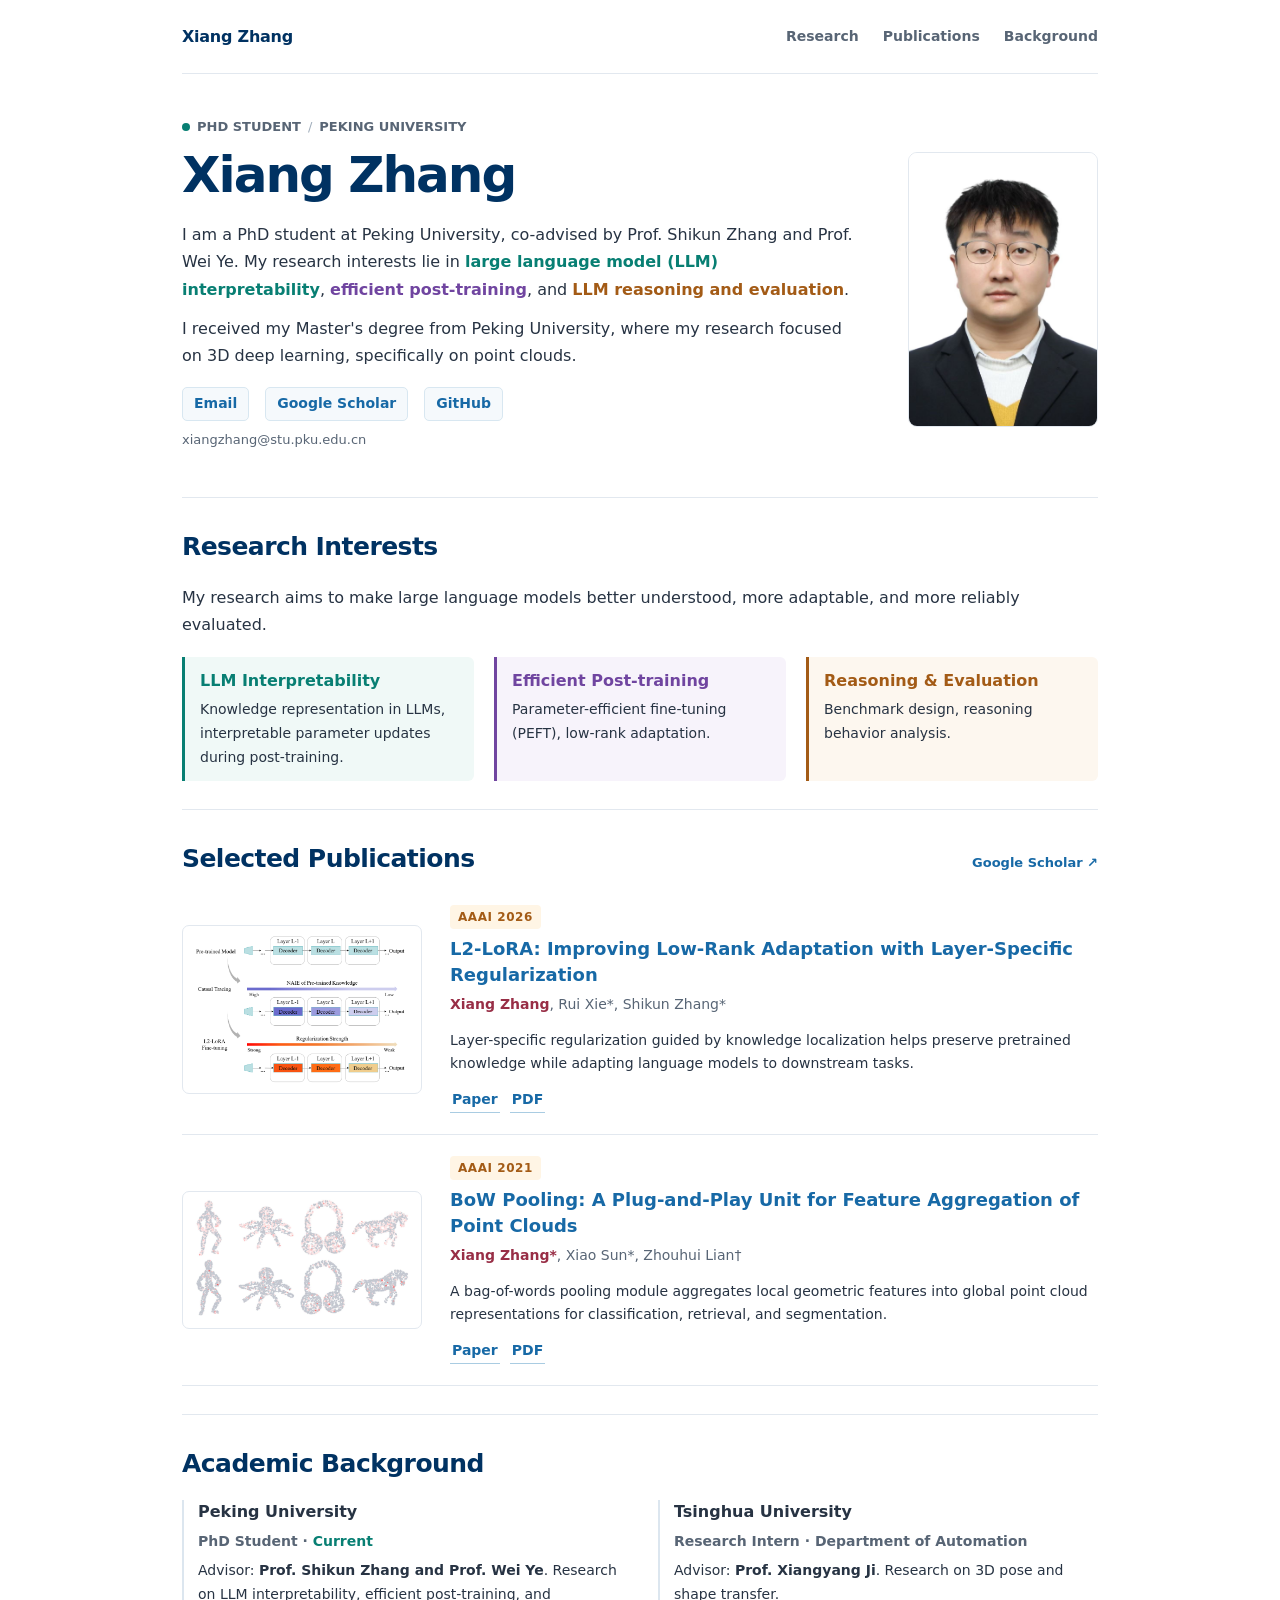
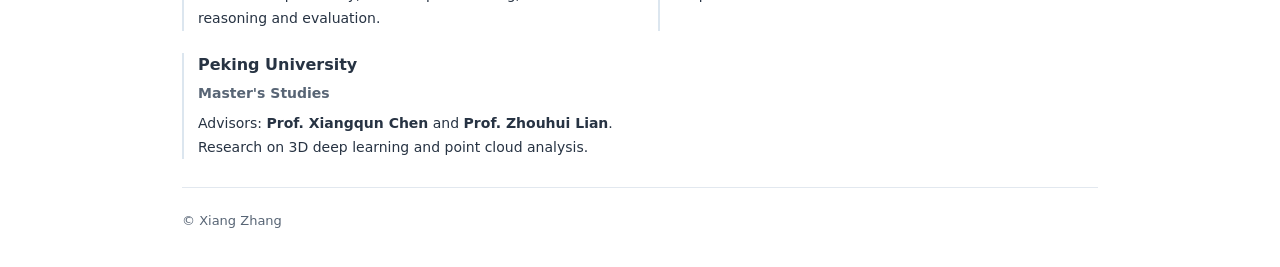
<file: index.html>
<!doctype html>
<html lang="en"><head><meta charset="utf-8"><meta name="viewport" content="width=device-width, initial-scale=1"><meta name="description" content="Xiang Zhang, PhD student at Peking University. Research in language model interpretability, efficient adaptation, reasoning and evaluation."><title>Xiang Zhang | Academic Homepage</title><link rel="stylesheet" href="style.css"></head>
<body><div class="wrap"><header><a class="brand" href="#">Xiang Zhang</a><nav aria-label="Main navigation"><a href="#research">Research</a><a href="#publications">Publications</a><a href="#background">Background</a></nav></header><main>
<section class="intro" aria-labelledby="name"><div><p class="eyebrow"><span class="status-dot" aria-hidden="true"></span> PHD STUDENT <span class="eyebrow-separator">/</span> <span>PEKING UNIVERSITY</span></p><h1 id="name">Xiang Zhang</h1><p>I am a PhD student at Peking University, co-advised by Prof. Shikun Zhang and Prof. Wei Ye. My research interests lie in <strong class="topic-teal">large language model (LLM) interpretability</strong>, <strong class="topic-purple">efficient post-training</strong>, and <strong class="topic-amber">LLM reasoning and evaluation</strong>.</p><p>I received my Master's degree from Peking University, where my research focused on 3D deep learning, specifically on point clouds.</p><div class="links"><a href="mailto:xiangzhang@stu.pku.edu.cn">Email</a><a href="https://scholar.google.com/citations?user=ieoUNXgAAAAJ&amp;hl=en">Google Scholar</a><a href="https://github.com/xiangz201">GitHub</a></div><p class="email">xiangzhang@stu.pku.edu.cn</p></div><img class="portrait" src="assets/profile.jpg" alt="Portrait of Xiang Zhang" width="866" height="1260"></section>
<section id="research"><h2>Research Interests</h2><p>My research aims to make large language models better understood, more adaptable, and more reliably evaluated.</p><div class="interests"><div class="interest interpretability"><h3>LLM Interpretability</h3><p>Knowledge representation in LLMs, interpretable parameter updates during post-training.</p></div><div class="interest adaptation"><h3>Efficient Post-training</h3><p>Parameter-efficient fine-tuning (PEFT), low-rank adaptation.</p></div><div class="interest reasoning"><h3>Reasoning &amp; Evaluation</h3><p>Benchmark design, reasoning behavior analysis.</p></div></div></section>
<section id="publications"><div class="section-head"><h2>Selected Publications</h2><a href="https://scholar.google.com/citations?user=ieoUNXgAAAAJ&amp;hl=en">Google Scholar ↗</a></div>
<article class="paper"><a class="figure" href="assets/l2-lora.png"><img src="assets/l2-lora.png" alt="L2-LoRA layer-specific regularization framework"></a><div><p class="venue"><span>AAAI 2026</span></p><h3><a href="https://ojs.aaai.org/index.php/AAAI/article/view/40784">L2-LoRA: Improving Low-Rank Adaptation with Layer-Specific Regularization</a></h3><p class="authors"><strong>Xiang Zhang</strong>, Rui Xie*, Shikun Zhang*</p><p>Layer-specific regularization guided by knowledge localization helps preserve pretrained knowledge while adapting language models to downstream tasks.</p><div class="paperlinks"><a href="https://doi.org/10.1609/aaai.v40i41.40784">Paper</a><a href="https://ojs.aaai.org/index.php/AAAI/article/download/40784/44745">PDF</a></div></div></article>
<article class="paper"><a class="figure" href="assets/bow-pooling.png"><img src="assets/bow-pooling.png" alt="Point-wise contributions to global representations with BoW pooling"></a><div><p class="venue"><span>AAAI 2021</span></p><h3><a href="https://ojs.aaai.org/index.php/AAAI/article/view/16453">BoW Pooling: A Plug-and-Play Unit for Feature Aggregation of Point Clouds</a></h3><p class="authors"><strong>Xiang Zhang*</strong>, Xiao Sun*, Zhouhui Lian†</p><p>A bag-of-words pooling module aggregates local geometric features into global point cloud representations for classification, retrieval, and segmentation.</p><div class="paperlinks"><a href="https://doi.org/10.1609/aaai.v35i4.16453">Paper</a><a href="https://cdn.aaai.org/ojs/16453/16453-13-19947-1-2-20210518.pdf">PDF</a></div></div></article></section>
<section id="background"><h2>Academic Background</h2><div class="history"><div><h3 class="institution">Peking University</h3><p class="role">PhD Student · <span class="current">Current</span></p><p>Advisor: <span class="advisor">Prof. Shikun Zhang and Prof. Wei Ye</span>. Research on LLM interpretability, efficient post-training, and reasoning and evaluation.</p></div><div><h3 class="institution">Tsinghua University</h3><p class="role">Research Intern · Department of Automation</p><p>Advisor: <span class="advisor">Prof. Xiangyang Ji</span>. Research on 3D pose and shape transfer.</p></div><div><h3 class="institution">Peking University</h3><p class="role">Master's Studies</p><p>Advisors: <span class="advisor">Prof. Xiangqun Chen</span> and <span class="advisor">Prof. Zhouhui Lian</span>. Research on 3D deep learning and point cloud analysis.</p></div></div></section></main><footer>© Xiang Zhang</footer></div></body></html>
</file>
<file: style.css>
:root {
  color-scheme: light;
  --ink: #273343; --muted: #586575; --navy: #003262; --blue: #1769a6;
  --teal: #087f73; --purple: #7045a0; --amber: #a35b16; --burgundy: #982e46;
  --line: #e2e8ef;
}
* { box-sizing: border-box; }
html { scroll-behavior: smooth; }
body { margin: 0; background: #fff; color: var(--ink); font: 16px/1.7 system-ui,-apple-system,BlinkMacSystemFont,'Segoe UI',sans-serif; }
.wrap { max-width: 1000px; margin: auto; padding: 0 42px; }
a { color: var(--blue); text-decoration: none; }
a:hover { color: var(--navy); text-decoration: underline; text-underline-offset: 3px; }
a:focus-visible { outline: 2px solid var(--blue); outline-offset: 4px; border-radius: 2px; }
header { display:flex; justify-content:space-between; align-items:center; gap:20px; padding: 23px 0; border-bottom:1px solid var(--line); }
.brand { font-weight: 750; color: var(--navy); letter-spacing: -.25px; }
nav { display:flex; gap:24px; font-size:14px; font-weight:550; }
nav a { color:var(--muted); }
.intro { display:grid; grid-template-columns:1fr 190px; gap:48px; align-items:center; padding:42px 0 34px; }
.eyebrow { font-size: 13px; font-weight: 650; color:var(--muted); display:flex; flex-wrap:wrap; align-items:center; gap:7px; margin:0; }
.status-dot { width:8px; height:8px; border-radius:50%; background:var(--teal); display:inline-block; }
.eyebrow-separator { color:#a0adbb; font-weight:400; }
h1 { font-size:50px; line-height:1.12; letter-spacing:-2px; margin:9px 0 18px; font-weight:720; color:var(--navy); }
p { margin:0 0 12px; }
strong { font-weight:650; }
.institution { color:var(--ink); }
.advisor { color:inherit; font-weight:600; }
.topic-teal { color:var(--teal); }
.topic-purple { color:var(--purple); }
.topic-amber { color:var(--amber); }
.portrait { width:100%; height:auto; border-radius:9px; display:block; border:1px solid var(--line); }
.links,.paperlinks { display:flex; gap:16px; flex-wrap:wrap; font-weight:600; }
.links { margin-top:18px; }
.links a { padding:4px 11px; border:1px solid #d8e7f1; border-radius:5px; background:#f5f9fc; font-size:14px; }
.links a:hover { background:#e8f2fa; }
.email,.note { font-size:13px; color:var(--muted); margin-top:8px; }
section+section { border-top:1px solid var(--line); padding:28px 0; }
h2 { font-size:25px; letter-spacing:-.55px; font-weight:700; color:var(--navy); margin:0 0 15px; }
h3 { font-size:16px; line-height:1.45; margin:0 0 6px; font-weight:680; }
.interests { display:grid; grid-template-columns:repeat(3,minmax(0,1fr)); gap:20px; margin-top:19px; }
.interest { padding:12px 12px 11px 15px; border-left:3px solid var(--accent); border-radius:0 6px 6px 0; background:var(--tint); }
.interpretability { --accent:var(--teal); --tint:#f0f9f7; }
.adaptation { --accent:var(--purple); --tint:#f7f3fb; }
.reasoning { --accent:var(--amber); --tint:#fdf7ef; }
.interest h3 { color:var(--accent); }
.interest p { margin:0; }
.interests p,.history p,.paper p { font-size:14px; }
.section-head { display:flex; justify-content:space-between; align-items:baseline; gap:12px; }
.section-head>a { font-size:13px; font-weight:600; }
.paper { display:grid; grid-template-columns:240px minmax(0,1fr); gap:28px; align-items:center; padding:21px 0; border-bottom:1px solid var(--line); }
.paper:first-of-type { padding-top:10px; }
.figure { display:block; border:1px solid var(--line); border-radius:7px; padding:7px; background:white; }
.figure:hover { border-color:var(--blue); }
.figure img { width:100%; height:auto; display:block; }
.paper h3 { font-size:18px; line-height:1.4; }
.venue { font-size:12px!important; letter-spacing:.55px; color:var(--amber); font-weight:750; margin-bottom:7px; }
.venue span { display:inline-block; background:#fff5e5; padding:2px 8px; border-radius:4px; }
.authors { color:var(--muted); }
.authors strong { color:var(--burgundy); font-weight:730; }
.paperlinks { font-size:14px; gap:10px; }
.paperlinks a { border-bottom:1px solid #a9cce2; padding:0 2px; }
.history { display:grid; grid-template-columns:1fr 1fr; gap:22px 36px; }
.history>div { border-left:2px solid #dce6ef; padding-left:14px; }
.history p:last-child { margin-bottom:0; }
.role { font-weight:600; color:var(--muted); margin-bottom:6px; }
.current { color:var(--teal); }
footer { border-top:1px solid var(--line); padding:22px 0 34px; color:var(--muted); font-size:13px; }
@media(max-width:650px) {
  .wrap { padding:0 22px; }
  header { flex-wrap:wrap; gap:8px; }
  nav { gap:16px; }
  .intro { grid-template-columns:1fr; gap:20px; padding-top:28px; }
  .portrait { grid-row:1; width:130px; }
  h1 { font-size:40px; }
  .interests,.history,.paper { grid-template-columns:1fr; gap:16px; }
  .figure { max-width:300px; }
  .section-head { flex-wrap:wrap; }
}
@media(prefers-reduced-motion:reduce) { html { scroll-behavior:auto; } }
</file>
